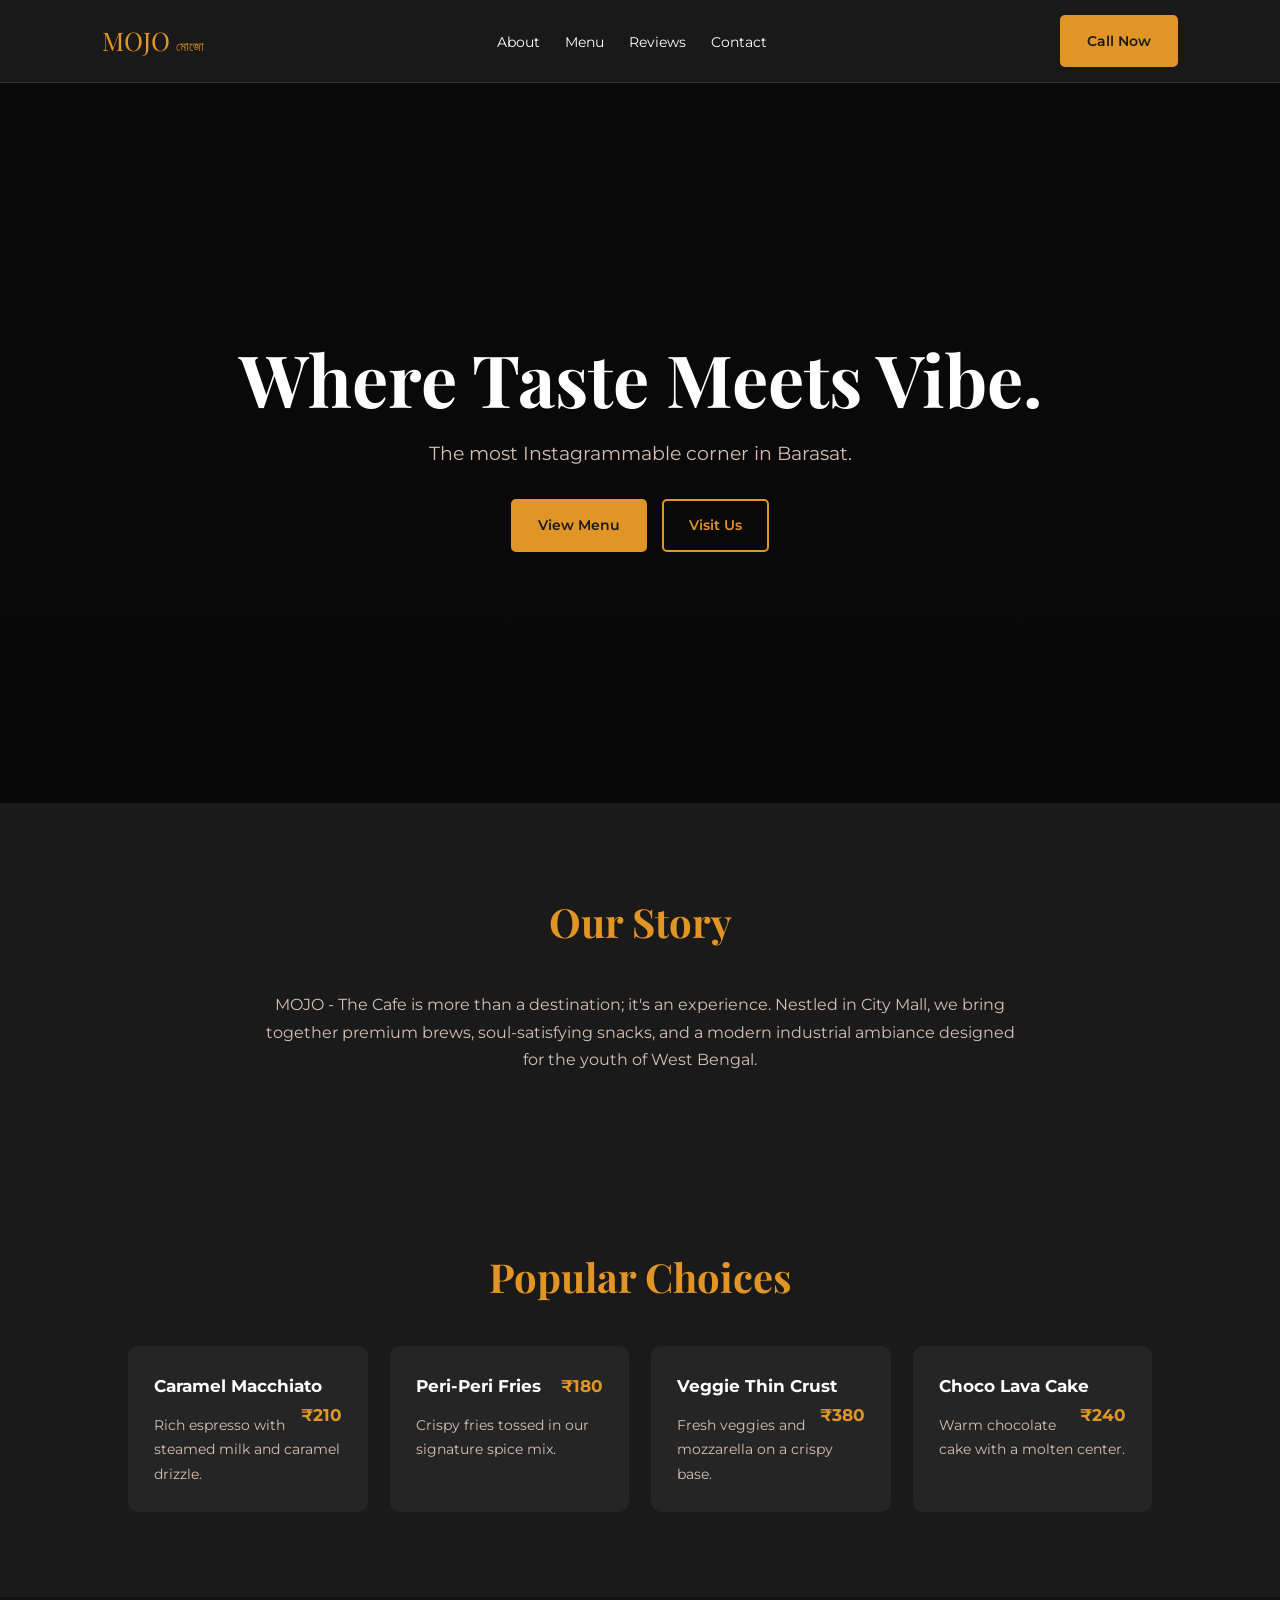
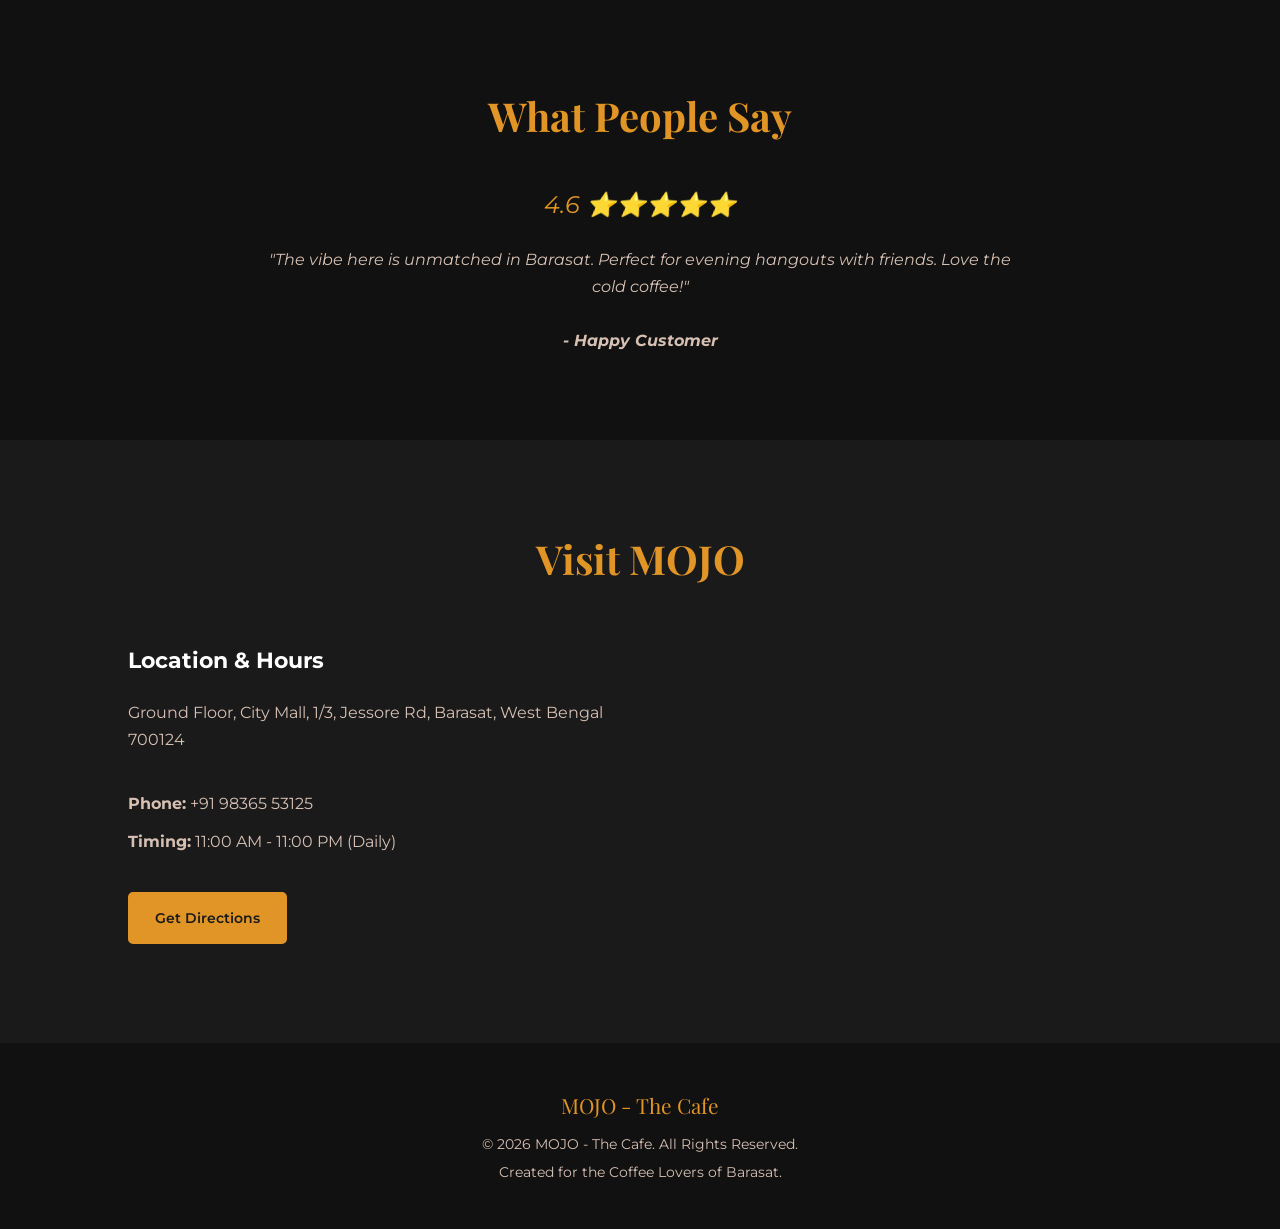
<file: index.html>
<!DOCTYPE html>
<html lang="en">
<head>
    <meta charset="UTF-8">
    <meta name="viewport" content="width=device-width, initial-scale=1.0">
    <meta name="theme-color" content="#1A1A1B">
    <meta name="description" content="MOJO - The Cafe, Barasat. Premium coffee, delicious snacks and great vibes.">

    <title>MOJO - The Cafe | Barasat</title>

    <link href="https://fonts.googleapis.com/css2?family=Playfair+Display:wght@700&family=Montserrat:wght@300;400;600;700&display=swap" rel="stylesheet">

    <link rel="stylesheet" href="style.css">
</head>

<body>

    <!-- Navigation -->
    <nav>
        <a href="#" class="logo">MOJO <span>মোজো</span></a>

        <button class="menu-toggle" id="menuToggle" aria-label="Toggle navigation" aria-expanded="false">
            ☰
        </button>

        <ul class="nav-links" id="navLinks">
            <li><a href="#about">About</a></li>
            <li><a href="#menu">Menu</a></li>
            <li><a href="#reviews">Reviews</a></li>
            <li><a href="#contact">Contact</a></li>
        </ul>

        <a href="tel:+919836553125" class="btn btn-primary call-btn">Call Now</a>
    </nav>

    <!-- Hero -->
    <header class="hero">
        <h1>Where Taste Meets Vibe.</h1>
        <p>The most Instagrammable corner in Barasat.</p>

        <div class="cta-buttons">
            <a href="#menu" class="btn btn-primary">View Menu</a>
            <a href="#contact" class="btn btn-outline">Visit Us</a>
        </div>
    </header>

    <!-- About -->
    <section id="about">
        <h2>Our Story</h2>

        <p class="about-text">
            MOJO - The Cafe is more than a destination; it's an experience.
            Nestled in City Mall, we bring together premium brews,
            soul-satisfying snacks, and a modern industrial ambiance
            designed for the youth of West Bengal.
        </p>
    </section>

    <!-- Menu -->
    <section id="menu">
        <h2>Popular Choices</h2>

        <div class="menu-grid">

            <div class="menu-card">
                <h3>Caramel Macchiato <span class="price">₹210</span></h3>
                <p>Rich espresso with steamed milk and caramel drizzle.</p>
            </div>

            <div class="menu-card">
                <h3>Peri-Peri Fries <span class="price">₹180</span></h3>
                <p>Crispy fries tossed in our signature spice mix.</p>
            </div>

            <div class="menu-card">
                <h3>Veggie Thin Crust <span class="price">₹380</span></h3>
                <p>Fresh veggies and mozzarella on a crispy base.</p>
            </div>

            <div class="menu-card">
                <h3>Choco Lava Cake <span class="price">₹240</span></h3>
                <p>Warm chocolate cake with a molten center.</p>
            </div>

        </div>
    </section>

    <!-- Reviews -->
    <section id="reviews">
        <h2>What People Say</h2>

        <div class="review-box">
            <div class="rating">4.6 ⭐⭐⭐⭐⭐</div>

            <p>
                "The vibe here is unmatched in Barasat.
                Perfect for evening hangouts with friends.
                Love the cold coffee!"
            </p>

            <br>
            <p><strong>- Happy Customer</strong></p>
        </div>
    </section>

    <!-- Contact -->
    <section id="contact">
        <h2>Visit MOJO</h2>

        <div class="contact-container">

            <div class="contact-info">
                <h3>Location & Hours</h3>

                <p>
                    Ground Floor, City Mall, 1/3, Jessore Rd,
                    Barasat, West Bengal 700124
                </p>

                <br>

                <p><strong>Phone:</strong> +91 98365 53125</p>
                <p><strong>Timing:</strong> 11:00 AM - 11:00 PM (Daily)</p>

                <br>

                <a href="https://www.google.com/maps/search/?api=1&query=MOJO+The+Cafe+Barasat"
                   target="_blank"
                   rel="noopener noreferrer"
                   class="btn btn-primary">
                    Get Directions
                </a>
            </div>

            <div class="map-container">
                <iframe
                    src="https://maps.google.com/maps?q=MOJO%20The%20Cafe%20Barasat&t=&z=15&ie=UTF8&iwloc=&output=embed"
                    loading="lazy"
                    allowfullscreen>
                </iframe>
            </div>

        </div>
    </section>

    <!-- Footer -->
    <footer>
        <p class="footer-brand">MOJO - The Cafe</p>
        <p>&copy; 2026 MOJO - The Cafe. All Rights Reserved.</p>
        <p>Created for the Coffee Lovers of Barasat.</p>
    </footer>

    <script src="script.js"></script>
</body>
</html>
</file>
<file: style.css>
:root {
    --primary: #E19526;
    --bg-dark: #1A1A1B;
    --bg-card: #252526;
    --text-light: #D6C0B3;
    --white: #ffffff;
}

* {
    margin: 0;
    padding: 0;
    box-sizing: border-box;
}

html {
    scroll-behavior: smooth;
    scroll-padding-top: 90px;
}

body {
    font-family: 'Montserrat', sans-serif;
    background: var(--bg-dark);
    color: var(--text-light);
    line-height: 1.7;
    overflow-x: hidden;
}

a {
    -webkit-tap-highlight-color: transparent;
}

.btn {
    display: inline-block;
    padding: 12px 25px;
    text-decoration: none;
    border-radius: 5px;
    font-weight: 600;
    font-size: 0.9rem;
    transition: 0.3s ease;
}

.btn-primary {
    background: var(--primary);
    color: var(--bg-dark);
    border: 2px solid var(--primary);
}

.btn-outline {
    border: 2px solid var(--primary);
    color: var(--primary);
}

.btn:hover {
    opacity: 0.85;
    transform: translateY(-3px);
}

/* Navigation */

nav {
    position: sticky;
    top: 0;
    width: 100%;
    min-height: 70px;
    background: rgba(26, 26, 27, 0.97);
    display: flex;
    justify-content: space-between;
    align-items: center;
    padding: 15px 8%;
    z-index: 1000;
    border-bottom: 1px solid #333;
    gap: 15px;
}

.logo {
    font-family: 'Playfair Display', serif;
    color: var(--primary);
    font-size: 1.6rem;
    text-decoration: none;
    white-space: nowrap;
}

.logo span {
    font-size: 0.8rem;
}

.nav-links {
    display: flex;
    list-style: none;
    align-items: center;
    gap: 25px;
}

.nav-links a {
    color: var(--white);
    text-decoration: none;
    font-size: 0.85rem;
    transition: 0.3s;
}

.nav-links a:hover {
    color: var(--primary);
}

.menu-toggle {
    display: none;
    background: none;
    border: none;
    color: var(--primary);
    font-size: 1.7rem;
    cursor: pointer;
}

/* Hero */

.hero {
    min-height: 80vh;
    background:
        linear-gradient(rgba(0,0,0,0.62), rgba(0,0,0,0.7)),
        url('https://images.unsplash.com/photo-1554118811-1e0d58224f24?auto=format&fit=crop&w=1600&q=85');
    background-size: cover;
    background-position: center;
    display: flex;
    flex-direction: column;
    justify-content: center;
    align-items: center;
    text-align: center;
    padding: 80px 20px;
}

.hero h1 {
    font-family: 'Playfair Display', serif;
    font-size: clamp(2.3rem, 6vw, 4.5rem);
    color: var(--white);
    margin-bottom: 15px;
    line-height: 1.2;
}

.hero p {
    font-size: clamp(0.9rem, 2vw, 1.2rem);
    margin-bottom: 30px;
}

.cta-buttons {
    display: flex;
    justify-content: center;
    flex-wrap: wrap;
    gap: 15px;
}

/* General Sections */

section {
    padding: 85px 10%;
    scroll-margin-top: 85px;
}

h2 {
    font-family: 'Playfair Display', serif;
    font-size: 2.5rem;
    color: var(--primary);
    margin-bottom: 35px;
    text-align: center;
}

/* About */

.about-text {
    text-align: center;
    max-width: 750px;
    margin: auto;
    font-size: 1rem;
}

/* Menu */

.menu-grid {
    display: grid;
    grid-template-columns: repeat(auto-fit, minmax(230px, 1fr));
    gap: 22px;
}

.menu-card {
    background: var(--bg-card);
    padding: 25px;
    border-radius: 10px;
    border: 1px solid transparent;
    transition: 0.3s ease;
}

.menu-card:hover {
    border-color: var(--primary);
    transform: translateY(-5px);
}

.menu-card h3 {
    color: var(--white);
    font-size: 1.05rem;
    margin-bottom: 12px;
}

.menu-card p {
    font-size: 0.9rem;
}

.price {
    color: var(--primary);
    font-weight: 700;
    float: right;
}

/* Reviews */

#reviews {
    background: #111;
}

.review-box {
    text-align: center;
    font-style: italic;
    max-width: 750px;
    margin: auto;
}

.rating {
    font-size: 1.5rem;
    color: var(--primary);
    margin-bottom: 20px;
}

/* Contact */

.contact-container {
    display: grid;
    grid-template-columns: 1fr 1fr;
    gap: 40px;
    align-items: center;
}

.contact-info h3 {
    color: var(--white);
    font-size: 1.4rem;
    margin-bottom: 20px;
}

.contact-info p {
    margin-bottom: 10px;
}

.map-container {
    width: 100%;
    overflow: hidden;
    border-radius: 10px;
}

iframe {
    width: 100%;
    height: 330px;
    border: none;
    border-radius: 10px;
    display: block;
}

/* Footer */

footer {
    background: #111;
    padding: 40px 10%;
    text-align: center;
    font-size: 0.85rem;
}

footer p {
    margin: 5px 0;
}

.footer-brand {
    color: var(--primary);
    font-family: 'Playfair Display', serif;
    font-size: 1.3rem;
    margin-bottom: 10px;
}

/* Tablet */

@media (max-width: 1024px) {
    nav {
        padding: 15px 5%;
    }

    section {
        padding: 70px 6%;
    }

    .hero {
        min-height: 70vh;
    }

    .contact-container {
        gap: 25px;
    }
}

/* Mobile */

@media (max-width: 768px) {
    nav {
        padding: 14px 5%;
        flex-wrap: wrap;
    }

    .logo {
        font-size: 1.3rem;
    }

    .menu-toggle {
        display: block;
        order: 2;
    }

    nav > .call-btn {
        order: 3;
        padding: 8px 13px;
        font-size: 0.8rem;
    }

    .nav-links {
        display: none;
        width: 100%;
        flex-direction: column;
        align-items: center;
        gap: 18px;
        padding: 15px 0;
        order: 4;
    }

    .nav-links.active {
        display: flex;
    }

    .nav-links a {
        font-size: 0.9rem;
    }

    .hero {
        min-height: 65vh;
        padding: 80px 18px;
    }

    .hero h1 {
        font-size: clamp(2rem, 8vw, 2.8rem);
    }

    .hero p {
        font-size: 0.95rem;
    }

    .cta-buttons {
        flex-direction: column;
        align-items: center;
        width: 100%;
    }

    .cta-buttons .btn {
        width: 190px;
        text-align: center;
    }

    section {
        padding: 55px 6%;
    }

    h2 {
        font-size: 2rem;
        margin-bottom: 25px;
    }

    .about-text {
        font-size: 0.9rem;
    }

    .menu-grid {
        grid-template-columns: 1fr;
        gap: 15px;
    }

    .menu-card {
        padding: 20px;
    }

    .contact-container {
        grid-template-columns: 1fr;
        gap: 30px;
    }

    iframe {
        height: 280px;
    }

    footer {
        padding: 30px 6%;
    }
}

@media (max-width: 380px) {
    .logo {
        font-size: 1.1rem;
    }

    .hero h1 {
        font-size: 1.9rem;
    }

    .price {
        float: none;
        display: inline-block;
        margin-left: 5px;
    }
}
</file>
